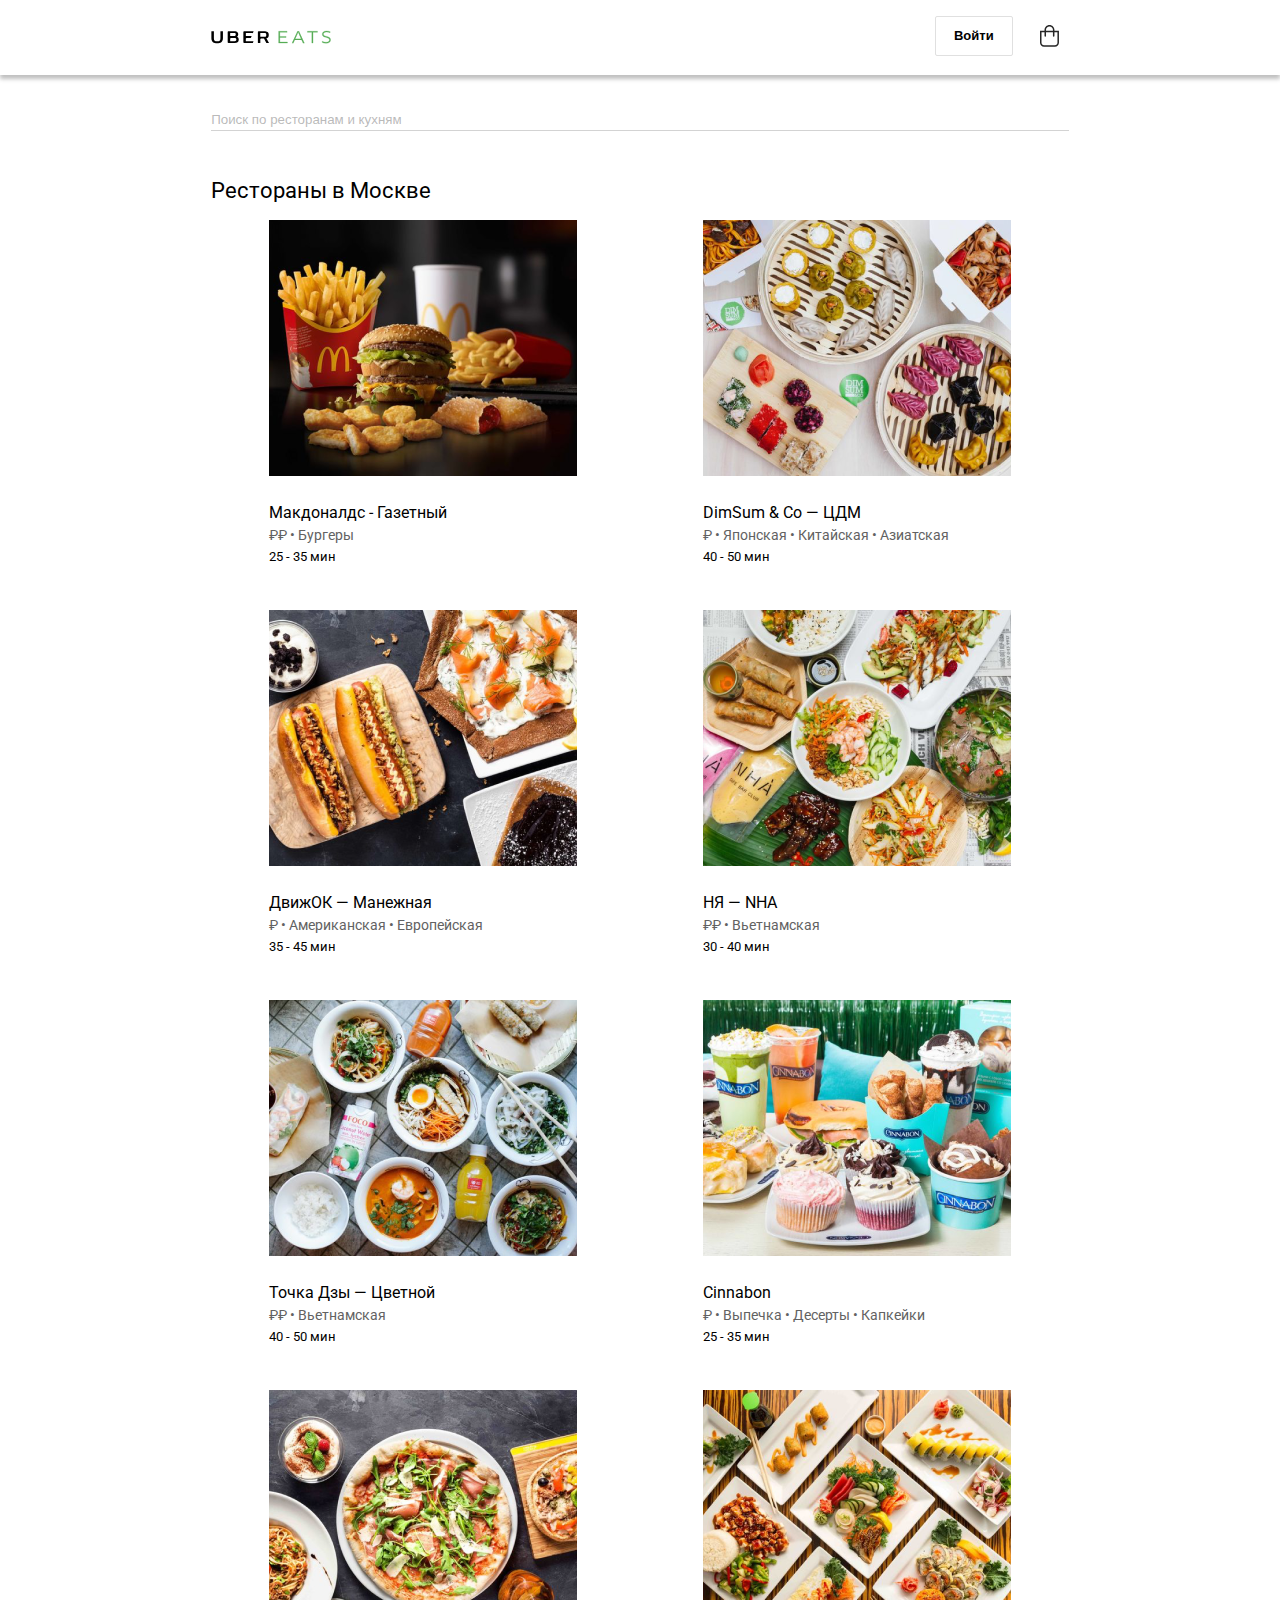
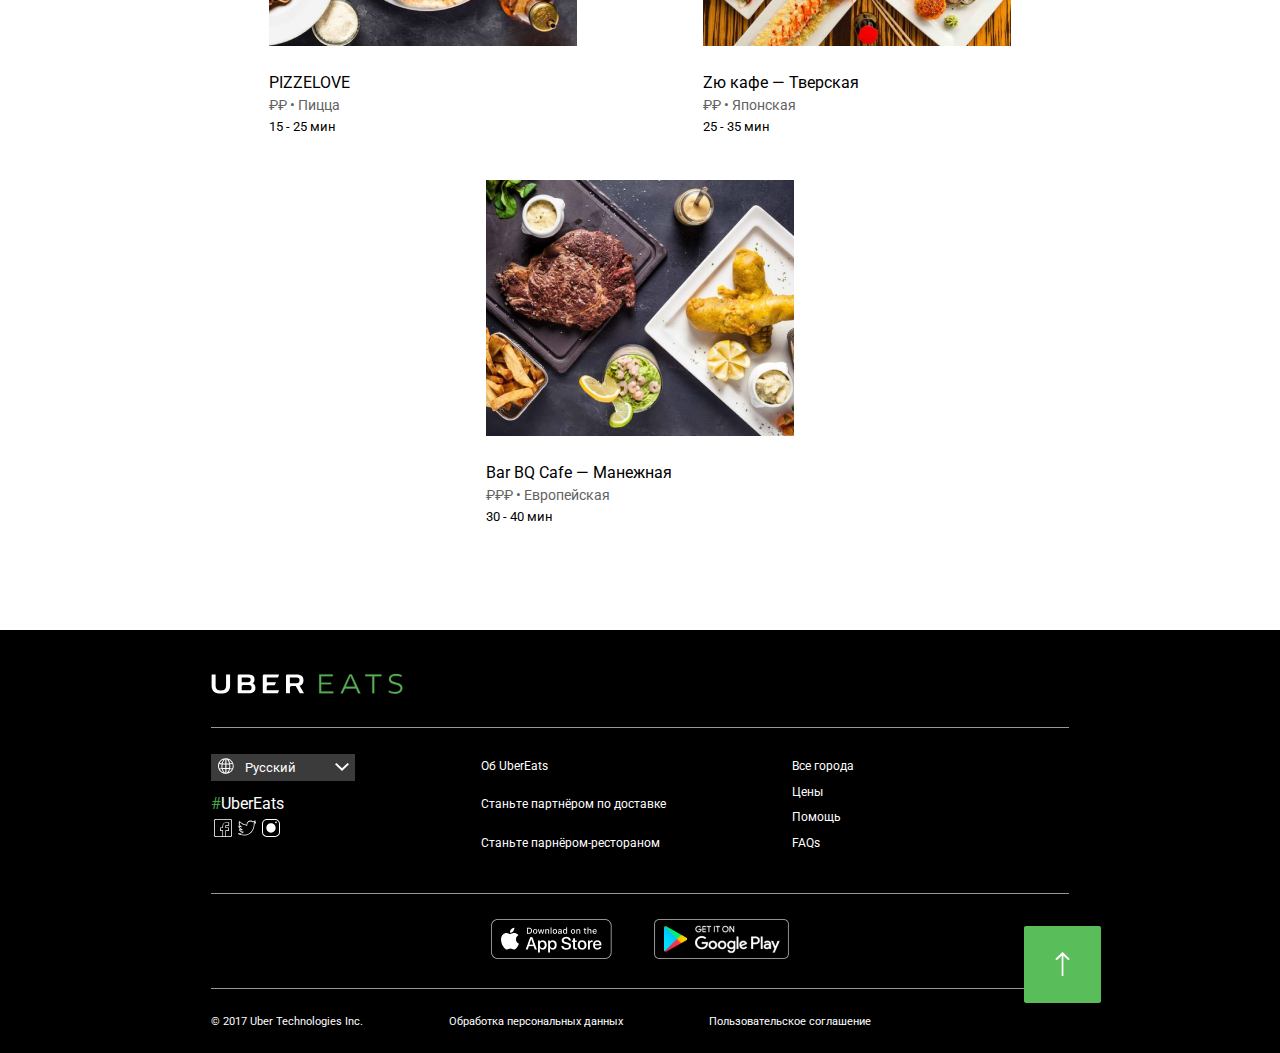
<file: index.html>
<!DOCTYPE html>
<html lang="en">

<head>
	<meta charset="UTF-8">
	<meta name="viewport" content="width=device-width, initial-scale=1.0">
	<title>Stores</title>

	<link rel="preconnect" href="https://fonts.gstatic.com">
	<link href="https://fonts.googleapis.com/css2?family=Roboto&display=swap" rel="stylesheet">

	<link rel="stylesheet" href="css/reset-styles.css">
	<link rel="stylesheet" href="css/header.css">
	<link rel="stylesheet" href="css/footer.css">
	<link rel="stylesheet" href="css/stores.css">
</head>

<body>
	<div class="wrapper">
		<header class="header">
			<div class="container">
				<div class="header__row">
					<div class="header__logo">
						<a href="index.html"><img src="./img/svg/logo.svg" alt=""></a>	
					</div>
					<div class="header__buyer-row">
						<div class="header__enter-button">
							<button class="header__enter-button-text">Войти</button>
						</div>
						<div class="header__basket">
							<img src="./img/svg/basket.svg" alt="">
						</div>
					</div>
				</div>
			</div>
		</header>
		<div class="content">
			<div class="search">
				<div class="container">
					<div class="search__body">
						<input type="text" placeholder="Поиск по ресторанам и кухням">
					</div>
				</div>
			</div>
			<div class="restaurants">
				<div class="container">
					<div class="restaurants__title">Рестораны в Москве</div>
					<div class="restaurants__cards">
						<div class="restaurants__body">
							<div class="restaurants__card-1 card-block">
								<a href='restaurant.html'>
									<div class="restaurants__card_img">
										<img src="./img/cards/Mac.png" alt="c1" height=100%>
									</div>
									<div class="restaurants__card_lable">
										<div class="resaturants__name">Макдоналдс - Газетный</div>
										<div class="resaturants__type-food">₽₽ • Бургеры</div>
										<div class="resaturants__time">25 - 35 мин</div>
									</div>
								</a>
							</div>
							<div class="restaurants__card-2 card-block">
								<div class="restaurants__card_img">
									<img src="./img/cards/dim.png" alt="c1">
								</div>
								<div class="restaurants__card_lable">
									<div class="resaturants__name">DimSum & Co — ЦДМ</div>
									<div class="resaturants__type-food">₽ • Японская • Китайская •
										Азиатская</div>
									<div class="resaturants__time">40 - 50 мин</div>
								</div>
							</div>
							<div class="restaurants__card-3 card-block">
								<div class="restaurants__card_img">
									<img src="./img/cards/dviszsh.png" alt="c1">
								</div>
								<div class="restaurants__card_lable">
									<div class="resaturants__name">ДвижОК — Манежная</div>
									<div class="resaturants__type-food">₽ • Американская • Европейская
									</div>
									<div class="resaturants__time">35 - 45 мин</div>
								</div>
							</div>
							<div class="restaurants__card-4 card-block">
								<div class="restaurants__card_img">
									<img src="./img/cards/nya.png" alt="c1">
								</div>
								<div class="restaurants__card_lable">
									<div class="resaturants__name">НЯ — NHA</div>
									<div class="resaturants__type-food">₽₽ • Вьетнамская</div>
									<div class="resaturants__time">30 - 40 мин</div>
								</div>
							</div>
							<div class="restaurants__card-5 card-block">
								<div class="restaurants__card_img">
									<img src="./img/cards/dzi.png" alt="c1">
								</div>
								<div class="restaurants__card_lable">
									<div class="resaturants__name">Точка Дзы — Цветной</div>
									<div class="resaturants__type-food">₽₽ • Вьетнамская</div>
									<div class="resaturants__time">40 - 50 мин</div>
								</div>
							</div>
							<div class="restaurants__card-6 card-block">
								<div class="restaurants__card_img">
									<img src="./img/cards/cinnabon.png" alt="c1">
								</div>
								<div class="restaurants__card_lable">
									<div class="resaturants__name">Cinnabon</div>
									<div class="resaturants__type-food">₽ • Выпечка • Десерты •
										Капкейки</div>
									<div class="resaturants__time">25 - 35 мин</div>
								</div>
							</div>
							<div class="restaurants__card-7 card-block">
								<div class="restaurants__card_img">
									<img src="./img/cards/pizza.png" alt="c1">
								</div>
								<div class="restaurants__card_lable">
									<div class="resaturants__name">PIZZELOVE</div>
									<div class="resaturants__type-food">₽₽ • Пицца</div>
									<div class="resaturants__time">15 - 25 мин</div>
								</div>
							</div>
							<div class="restaurants__card-8 card-block">
								<div class="restaurants__card_img">
									<img src="./img/cards/zyu.png" alt="c1">
								</div>
								<div class="restaurants__card_lable">
									<div class="resaturants__name">Zю кафе — Тверская</div>
									<div class="resaturants__type-food">₽₽ • Японская</div>
									<div class="resaturants__time">25 - 35 мин</div>
								</div>
							</div>
							<div class="restaurants__card-9 card-block">
								<div class="restaurants__card_img">
									<img src="./img/cards/BQ.png" alt="c1">
								</div>
								<div class="restaurants__card_lable">
									<div class="resaturants__name">Bar BQ Cafe — Манежная</div>
									<div class="resaturants__type-food">₽₽₽ • Европейская</div>
									<div class="resaturants__time">30 - 40 мин</div>
								</div>
							</div>
						</div>
					</div>
				</div>
			</div>
		</div>
	</div>
	<footer class="footer">
		<div class="btn-up">
			<img src="./img/svg/btn-up.svg" alt="">
		</div>
		<div class="container">
			<div class="footer__body">
				<div class="footer__title">
					<div class="footer__logo">
						<img src="./img/svg/footer-logo.svg" alt="">
					</div>
				</div>
				<div class="footer__info">
					<div class="footer__info-body">
						<div class="footer__contacts">
							<div class="footer__lang">
								<div class="footer__lang-block">
									<div class="footer__icon">
										<img src="./img/svg/world.svg" alt="">
									</div>
									<div class="footer__lang-text">
										Русский
									</div>
								</div>
								<div class="footer__arrow">
									<img src="./img/svg/arrow.svg" alt="">
								</div>
							</div>
							<div class="footer__social_block">
								<div class="footer__text">
									<span class="hashtag">#</span>UberEats
								</div>
								<div class="footer__social">
									<div class="footer__facebook">
										<img src="./img/svg/facebook.svg" alt="">
									</div>
									<div class="footer__twitter">
										<img src="./img/svg/twitter.svg" alt="">
									</div>
									<div class="footer__inst">
										<img src="./img/svg/instagram.svg" alt="">
									</div>
								</div>
							</div>
						</div>
						<div class="footer__about">
							<div class="footer__about-Uber">
								Об UberEats
							</div>
							<div class="footer__partner-delivery">
								Станьте партнёром по доставке
							</div>
							<div class="footer__partner-restaurant">
								Станьте парнёром-рестораном
							</div>
						</div>
						<div class="footer__additional">
							<div class="footer__cities">
								Все города
							</div>
							<div class="footer__prices">
								Цены
							</div>
							<div class="footer__help">
								Помощь
							</div>
							<div class="footer__faq">
								FAQs
							</div>
						</div>
					</div>
				</div>
				<div class="footer__apps">
					<div class="footer__ios">
						<img src="./img/svg/Download_on_the_App_Store_Badge_US-UK_RGB_blk_092917.png" alt="">
					</div>
					<div class="footer__android">
						<img src="./img/svg/en_badge_web_generic-cf6dad406f.png" alt="">
					</div>
				</div>
				<div class="footer__data-policy">
					<div class="footer__data-policy-row">
						<div class="footer__company">
							© 2017 Uber Technologies Inc.
						</div>
						<div class="footer__privacy">
							Обработка персональных данных
						</div>
						<div class="footer__terms">
							Пользовательское соглашение
						</div>
					</div>
					</p>
				</div>
			</div>
	</footer>
	</div>

</body>

</html>
</file>
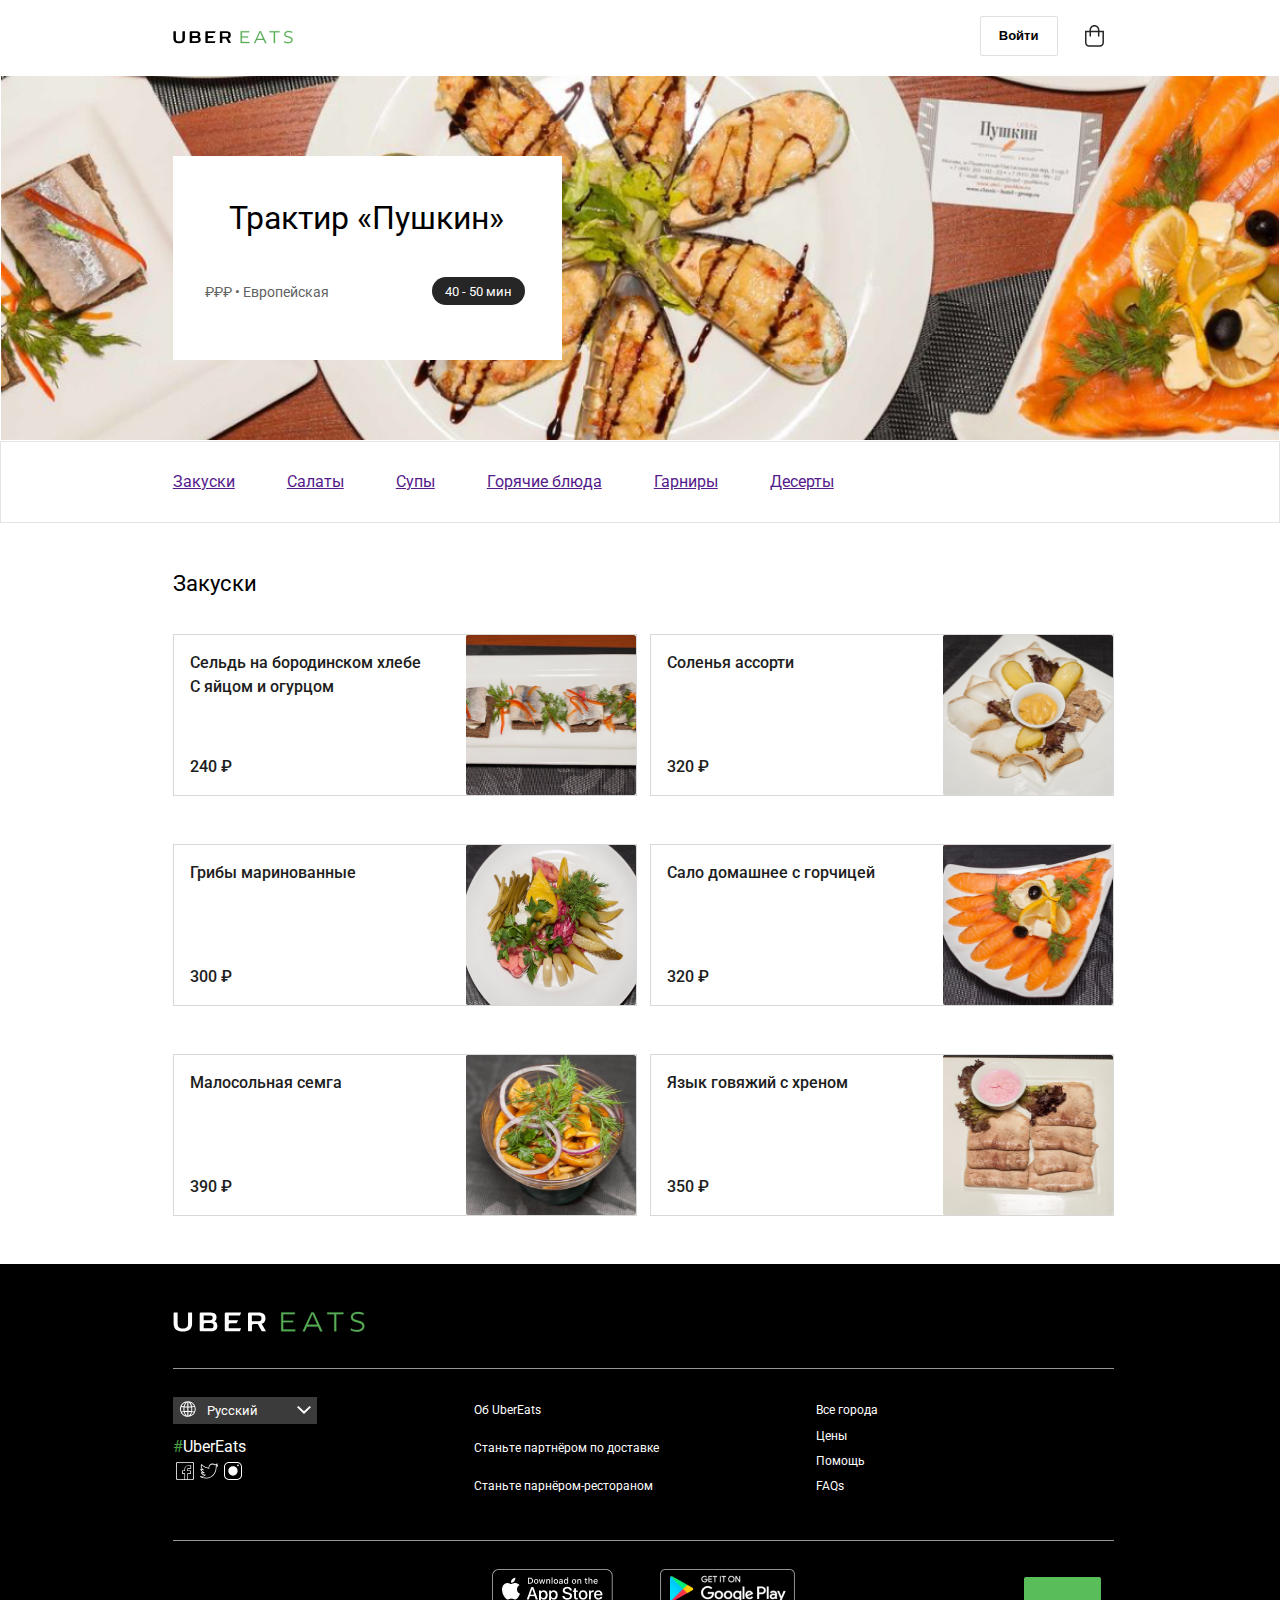
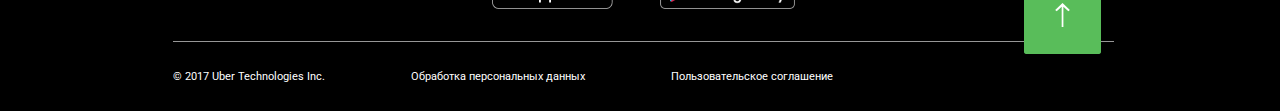
<file: restaurant.html>
<!DOCTYPE html>
<html lang="en">

<head>
	<meta charset="UTF-8">
	<meta name="viewport" content="width=device-width, initial-scale=1.0">
	<title>Stores</title>

	<link rel="preconnect" href="https://fonts.gstatic.com">
	<link href="https://fonts.googleapis.com/css2?family=Roboto&display=swap" rel="stylesheet">

	<link rel="stylesheet" href="css/reset-styles.css">
	<link rel="stylesheet" href="css/header.css">
	<link rel="stylesheet" href="css/footer.css">
	<link rel="stylesheet" href="css/restaurant.css">
</head>

<body>
	<div class="wrapper">
		<header class="header">
			<div class="container">
				<div class="header__row">
					<div class="header__logo">
						<a href="index.html"><img src="./img/svg/logo.svg" alt=""></a>
					</div>
					<div class="header__buyer-row">
						<div class="header__enter-button">
							<button class="header__enter-button-text">Войти</button>
						</div>
						<div class="header__basket">
							<img src="./img/svg/basket.svg" alt="">
						</div>
					</div>
				</div>
			</div>
		</header>
		<div class="content">
			<div class="restaurant">
				<div class="container">
					<div class="restaurant__card">
						<div class="restaurant__title">Трактир «Пушкин»</div>
						<div class="restaurant__type">₽₽₽ • Европейская</div>
						<div class="restaurant__time">40 - 50 мин</div>
					</div>
				</div>
			</div>
			<div class="menu-categories">
				<div class="container">
					<p><a href=''>Закуски</a></p>
					<p><a href=''>Салаты</a></p>
					<p><a href=''>Супы</a></p>
					<p><a href=''>Горячие блюда</a></p>
					<p><a href=''>Гарниры</a></p>
					<p><a href=''>Десерты</a></p>
				</div>
			</div>
			<div class="menu">
				<div class="container">
					<div class="menu__title">Закуски</div>
					<div class="menu__body">
						<div class="menu__column">
							<div class="menu__card">
								<div class="menu__card-title">
									<div class="menu__name">Сельдь на бородинском хлебе <br> <span>С яйцом и
											огурцом</span></div>
									<div class="menu__price">240 ₽</div>
								</div>
								<div class="menu__img"><img src="./img/dishes/card1.png" alt=""></div>
							</div>
							<div class="menu__card">
								<div class="menu__card-title">
									<div class="menu__name">Грибы маринованные</div>
									<div class="menu__price">300 ₽</div>
								</div>
								<div class="menu__img"><img src="./img/dishes/card2.png" alt=""></div>
							</div>
							<div class="menu__card">
								<div class="menu__card-title">
									<div class="menu__name">Малосольная семга</div>
									<div class="menu__price">390 ₽</div>
								</div>
								<div class="menu__img"><img src="./img/dishes/card3.png" alt=""></div>
							</div>
						</div>
						<div class="menu__column">
							<div class="menu__card">
								<div class="menu__card-title">
									<div class="menu__name">Соленья ассорти</div>
									<div class="menu__price">320 ₽</div>
								</div>
								<div class="menu__img"><img src="./img/dishes/card4.png" alt=""></div>
							</div>
							<div class="menu__card">
								<div class="menu__card-title">
									<div class="menu__name">Сало домашнее с горчицей</div>
									<div class="menu__price">320 ₽</div>
								</div>
								<div class="menu__img"><img src="./img/dishes/card5.png" alt=""></div>
							</div>
							<div class="menu__card">
								<div class="menu__card-title">
									<div class="menu__name">Язык говяжий с хреном</div>
									<div class="menu__price">350 ₽</div>
								</div>
								<div class="menu__img"><img src="./img/dishes/card6.png" alt=""></div>
							</div>
						</div>
					</div>
				</div>
			</div>
		</div>
		<footer class="footer">
			<div class="btn-up">
				<img src="./img/svg/btn-up.svg" alt="">
			</div>
			<div class="container">
				<div class="footer__body">
					<div class="footer__title">
						<div class="footer__logo">
							<img src="./img/svg/footer-logo.svg" alt="">
						</div>
					</div>
					<div class="footer__info">
						<div class="footer__info-body">
							<div class="footer__contacts">
								<div class="footer__lang">
									<div class="footer__lang-block">
										<div class="footer__icon">
											<img src="./img/svg/world.svg" alt="">
										</div>
										<div class="footer__lang-text">
											Русский
										</div>
									</div>
									<div class="footer__arrow">
										<img src="./img/svg/arrow.svg" alt="">
									</div>
								</div>
								<div class="footer__social_block">
									<div class="footer__text">
										<span class="hashtag">#</span>UberEats
									</div>
									<div class="footer__social">
										<div class="footer__facebook">
											<img src="./img/svg/facebook.svg" alt="">
										</div>
										<div class="footer__twitter">
											<img src="./img/svg/twitter.svg" alt="">
										</div>
										<div class="footer__inst">
											<img src="./img/svg/instagram.svg" alt="">
										</div>
									</div>
								</div>
							</div>
							<div class="footer__about">
								<div class="footer__about-Uber">
									Об UberEats
								</div>
								<div class="footer__partner-delivery">
									Станьте партнёром по доставке
								</div>
								<div class="footer__partner-restaurant">
									Станьте парнёром-рестораном
								</div>
							</div>
							<div class="footer__additional">
								<div class="footer__cities">
									Все города
								</div>
								<div class="footer__prices">
									Цены
								</div>
								<div class="footer__help">
									Помощь
								</div>
								<div class="footer__faq">
									FAQs
								</div>
							</div>
						</div>
					</div>
					<div class="footer__apps">
						<div class="footer__ios">
							<img src="./img/svg/Download_on_the_App_Store_Badge_US-UK_RGB_blk_092917.png" alt="">
						</div>
						<div class="footer__android">
							<img src="./img/svg/en_badge_web_generic-cf6dad406f.png" alt="">
						</div>
					</div>
					<div class="footer__data-policy">
						<div class="footer__data-policy-row">
							<div class="footer__company">
								© 2017 Uber Technologies Inc.
							</div>
							<div class="footer__privacy">
								Обработка персональных данных
							</div>
							<div class="footer__terms">
								Пользовательское соглашение
							</div>
						</div>
						</p>
					</div>
				</div>
		</footer>
	</div>

</body>
</file>
<file: css/header.css>
.header {
	flex: 0 1 auto;
	width: 100%;
	box-shadow: 0px 4px 4px rgba(0, 0, 0, 0.25);
}

.header__row {
	display: flex;
	justify-content: space-between;
}

.header__logo {
	margin: 30px 0 0 0;
}

.header__buyer-row {
	display: flex;
}

.header__enter-button {
	border: 1px solid #E0E0E0;
	box-sizing: border-box;
	border-radius: 2px;
	display: flex;
	align-items: center;
	justify-content: center;
	height: 40px;
	min-width: 78px;
	margin: 16px 16px 16px 0;
}

.header__enter-button-text {
	font-weight: 600;
	font-size: 13px;
	line-height: 24px;
	background: white;
	text-align: center;
}
</file>
<file: css/footer.css>
.footer {
	position: relative;
	flex: 0 0 auto;
	background: black;
	color: white;
	font-size: 12px;
	font-weight: 400;
	line-height: 13px;
	width: 100%;
}

.footer__body {
	padding-top: 5%;
	display: flex;
	flex-direction: column;
	height: 100%;
	width: 100%;
}

.btn-up {
	position: absolute;
	top: 70%;
	left: 80%;
	max-width: 6%;
	min-width: 3em;
}

.btn-up img {
	max-width: 100%;
	min-width: 30%;
}

.footer__title {
	display: flex;
	width: 100%;
	height: 15%;
	justify-content: flex-start;
	align-items: center;
	padding-bottom: 3.5%;
}

.footer__info {
	border-top: 1px solid #979797;
	border-bottom: 1px solid #979797;
	padding-top: 3%;
	padding-bottom: 5%;
	display: flex;
	width: 100%;
}

.footer__info-body {
	display: flex;
	justify-content: space-between;
	flex-wrap: wrap;
	align-items: space-between;
	height: 100%;
	width: 75%;
}

.footer__social_block {
	display: flex;
	flex-direction: column;
	width: 70%;
}

.footer__contacts {
	display: flex;
	flex-direction: column;
	justify-content: space-between;
	width: 12em;
	padding-bottom: 1%;
}

.footer__lang {
	display: flex;
	box-sizing: border-box;
	background: #3B3B3B;
	justify-content: space-between;
	height: 30%;
}

.footer__lang-block {
	display: flex;
	padding-left: 5%;
}

.footer__line {
	color: #FFFFFF;
	height: 6px;
}

.footer__icon {
	padding-top: 1%;
	padding-right: 16%;
	align-self: center;
}

.footer__lang-text {
	font-size: 13px;
	line-height: 15px;
	align-self: center;
}

.footer__arrow {
	align-self: center;
	padding-right: 4%;

}

.footer__text {
	font-size: 16px;
	padding-bottom: 6%;
}

.hashtag {
	color: #49A144;
}

.footer__social {
	display: flex;
	justify-content: space-between;
	width: 45%;
}

.footer__about {
	display: flex;
	flex-direction: column;
	justify-content: space-between;
	height: 8em;
	padding-top: 1%;
}

.footer__additional {
	display: flex;
	flex-direction: column;
	justify-content: space-between;
	height: 8em;
	padding-top: 1%;
}

.footer__apps {
	display: flex;
	justify-content: center;
	padding-top: 3%;
	padding-bottom: 3%;
	align-items: center;
	border-bottom: 1px solid #979797;
}

.footer__ios {
	padding-right: 5%;
}

.footer__data-policy-row {
	width: 60em;
	display: flex;
	justify-content: space-between;
	height: 16%;
	align-items: center;
	padding-top: 3%;
	padding-bottom: 3%;
	font-size: 11px;
}

.footer__data-policy {
	display: flex;
	justify-content: flex-start;
	width: 100%;
}

@media(max-width: 545px) {
	.footer__info-body {
		flex-direction: column;
		width: 100%;
	}

	.footer__info {
		height: auto;
	}

	.footer__lang {
		width: 12em;
		margin-bottom: 1em;
		;
	}

	.footer__about {
		margin-top: 2%;
		margin-bottom: 2%;
		height: 6em;
	}

	.footer__social_block {
		margin-top: 2%;
	}

	.footer__data-policy-row {
		flex-direction: column;
		align-items: flex-start;
	}
}
</file>
<file: css/stores.css>
body,
html {
	font-family: 'Roboto', 'Arial', sans-serif;
}

.wrapper {
	min-height: 100%;
	overflow: hidden;

	display: flex;
	flex-direction: column;
}

.content {
	flex: 1 0 auto;
}

.container {
	max-width: 960px;
	margin: 0px auto;
	padding: 0 4% 0 4%;
}

.search__body input {
	margin-top: 3%;
	padding-top: 1%;
	width: 100%;
	height: 30px;
	border-bottom: 1px solid #75757552;
	background-color: transparent;
}

.restaurants__title {
	padding-top: 5%;
	padding-bottom: 1.5%;
	font-size: 22px;
	line-height: 34px;
}

.restaurants__cards {
	padding-bottom: 7%;
}

.restaurants__body {
	display: flex;
	flex-wrap: wrap;
	justify-content: space-around;
	align-items: center;
	margin: 0 -5px;
}

.card-block {
	display: flex;
	flex-direction: column;
	justify-content: space-between;
	padding-bottom: 5%;
	height: 100%;
	margin: 0 5px;
}

.card-block a {
	color: black;
	text-decoration: none;
}

.restaurants__card_lable {
	display: flex;
	flex-direction: column;
	justify-content: space-between;
	margin-top: 7%;
}

.resaturants__name {
	font-size: 16px;
	line-height: 24px;
}

.resaturants__type-food {
	font-size: 14px;
	line-height: 21px;
	color: #626262;
}

.resaturants__time {
	font-size: 13px;
	line-height: 21px;
}

::-webkit-input-placeholder {
	color: #75757581;
	opacity: 1;
}

/* webkit */
::-moz-placeholder {
	color: #75757581;
	opacity: 1;
}

/* Firefox 19+ */
:-moz-placeholder {
	color: #75757581;
	opacity: 1;
}

/* Firefox 18- */
:-ms-input-placeholder {
	color: #75757581;
	opacity: 1;
}


@media(max-width: 680px) {
	.card-block {
		width: 20em;
		justify-content: center;
	}

	.card-block img {
		width: 100%;
	}
}
</file>
<file: css/restaurant.css>
body,
html {
	font-family: 'Roboto', 'Arial', sans-serif;
}

.wrapper {
	min-height: 100%;
	overflow: hidden;

	display: flex;
	flex-direction: column;
}

.content {
	flex: 1 0 auto;
}

.container {
	max-width: 960px;
	margin: 0px auto;
	padding: 0 0.5% 0 1%;
}

.menu-categories {
	border: 1px solid rgba(117, 117, 117, 0.2);
}

.menu-categories p {
	display: inline-block;
	margin: 2em 3em 2em 0;
}

.restaurant {
	background: url('../img/dishes/bg.png') no-repeat;
	margin: 0px auto;
	background-size: cover;
	background-position: center;
	border: 1px solid white;
}

.restaurant__card {
	z-index: 5;
	height: 5vh;
	background-color: white;
	max-width: 389px;
	height: 204px;
	margin-top: 80px;
	margin-bottom: 80px;
	padding: 2.9em 1.5em 2.2em 1.4em;
	text-align: center;
}

.menu__body {
	font-weight: 500;
	font-size: 1em;
	color: #1D1D1D;
	line-height: 24px;
	display: flex;
	flex-wrap: wrap;
	justify-content: space-between;
	align-items: center;
}

.menu__column {
	display: flex;
	flex-direction: column;
	justify-content: space-between;
}

.menu__card {
	display: flex;
	justify-content: space-between;
	margin-bottom: 3em;
	border: 1px solid #D8D8D8;
	width: 29em;
}

.menu__img {
	display: flex;
}

.menu__price {
	margin: auto 0 1em 1em;
}

.menu__name {
	margin: 1em 0 0 1em;
}

.menu__title {
	font-size: 22px;
	line-height: 34px;
	margin-top: 2em;
	margin-bottom: 1.5em;
}

.menu__card-title {
	display: flex;
	flex-direction: column;
}

.menu__additional {
	font-size: 13px;
	line-height: 21px;
	margin-top: 0.5em;
	margin-left: 1.3em;
	color: rgba(98, 98, 98, 0.5);
}

.restaurant__title {
	font-size: 2em;
}

.restaurant__type {
	font-size: 14px;
	line-height: 16px;
	color: #626262;
	margin-top: 50px;
	margin-left: 10px;
	float: left;
}

.restaurant__time {
	background-color: #262626;
	border-radius: 16px;
	padding: 0.5em 1em 0.5em 1em;
	color: #FFFFFF;
	text-align: center;
	font-size: 13px;
	line-height: 15px;
	margin-top: 43px;
	margin-right: 1em;
	float: right;
}

@media(max-width: 938px) {
	.menu__column {
		width: 100%;
	}

	.menu__card {
		width: 100%;
	}
}

@media(max-width: 371px) {
	.restaurant__card {
		margin-bottom: 0px;
	}

	.restaurant__type,
	.restaurant__time {
		float: none;
	}

	.restaurant__time {
		display: inline-block;
		margin-top: 5%;
	}

	.restaurant__type {
		margin-left: 0;
		font-size: 16px;
	}
}
</file>
